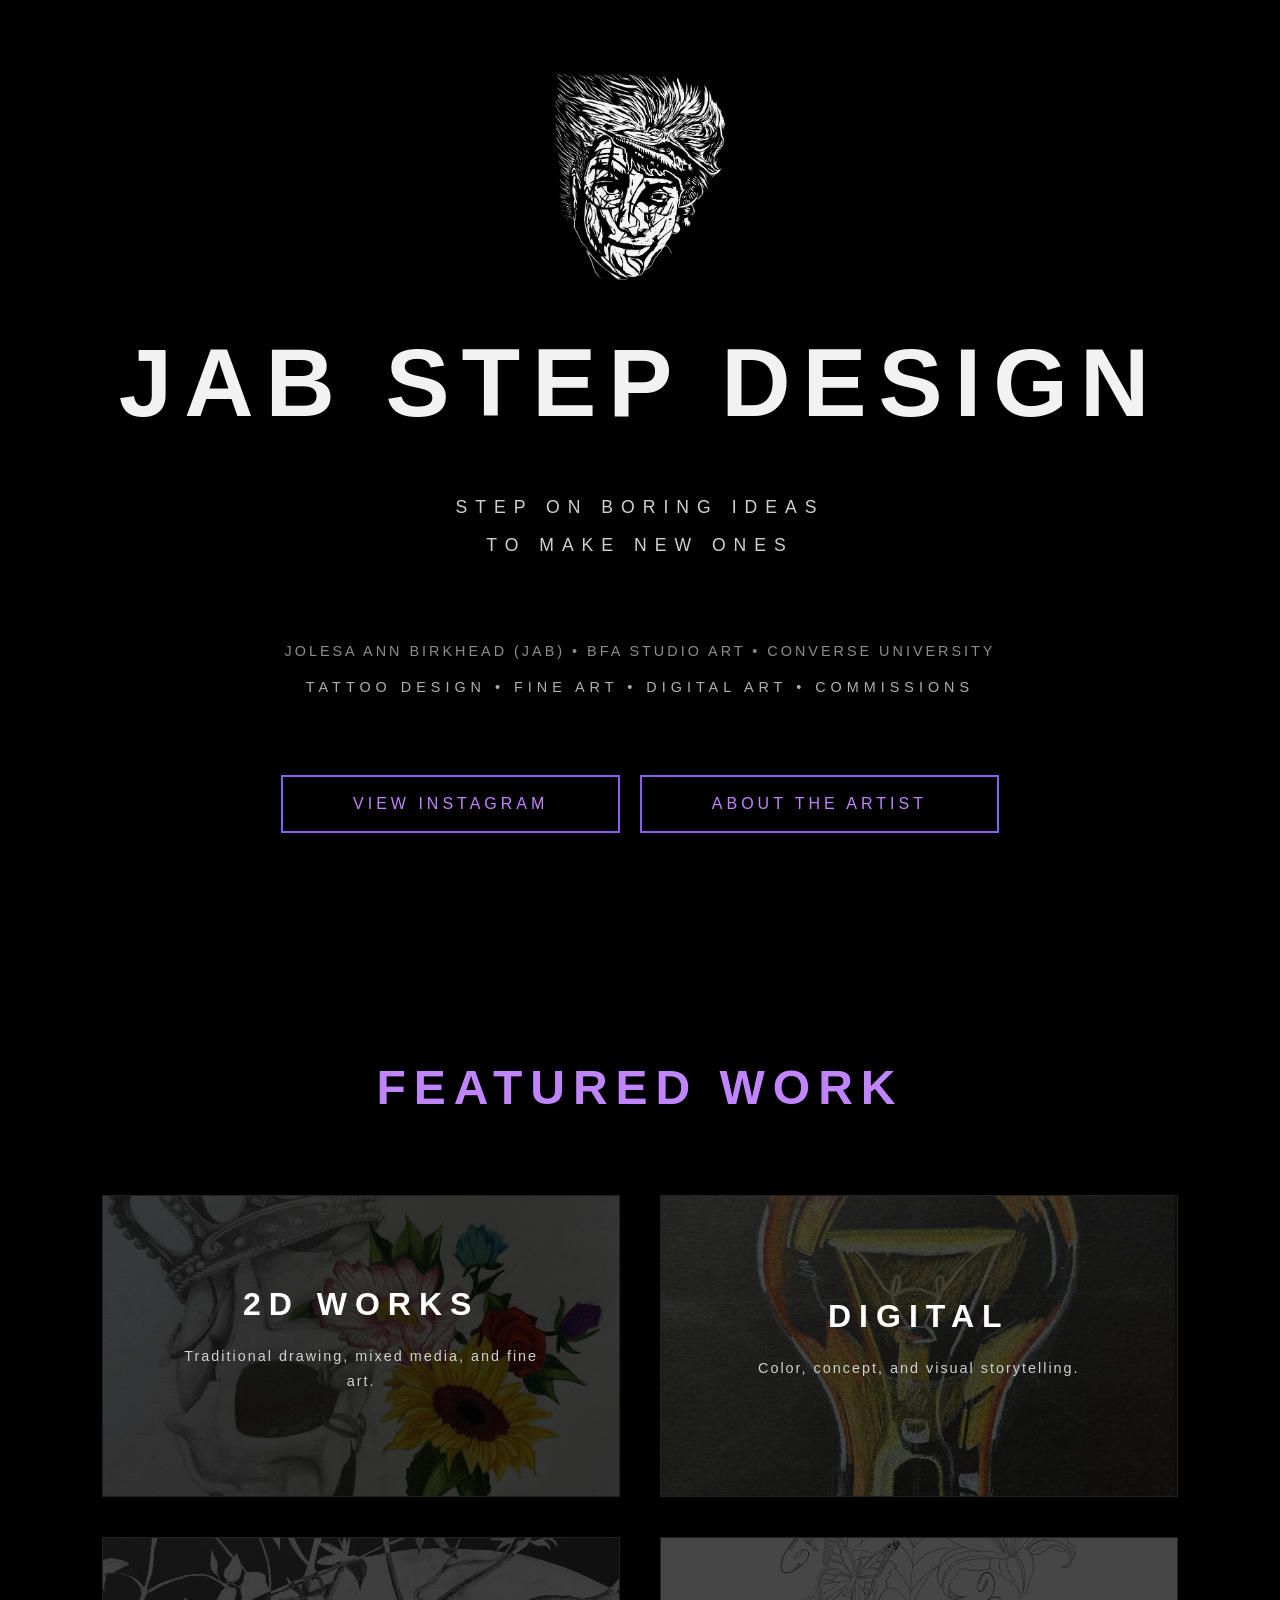
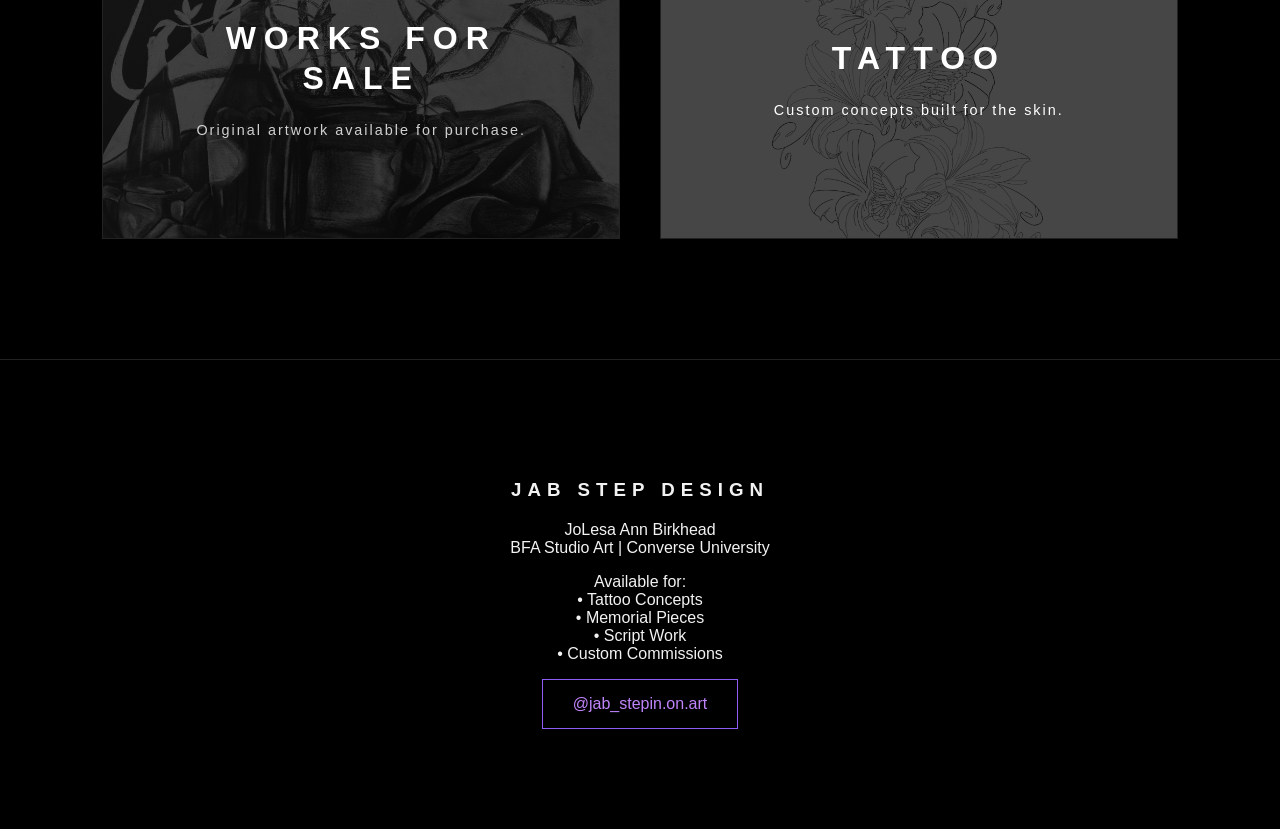
<file: index.html>
<!DOCTYPE html>
<html lang="en">

<head>
    <meta charset="UTF-8">
    <meta name="viewport" content="width=device-width, initial-scale=1.0">
    <title>JAB STEP DESIGN</title>
    <link rel="stylesheet" href="style.css">
</head>

<body>

    <section class="hero">

        <img src="logo.png" class="logo" alt="JAB STEP Design Logo">

        <h1>JAB STEP DESIGN</h1>

        <p class="tagline">
            STEP ON BORING IDEAS<br>
            TO MAKE NEW ONES
        </p>

        <div class="about">
            JOLESA ANN BIRKHEAD (JAB) • BFA STUDIO ART • CONVERSE UNIVERSITY
        </div>

        <div class="services">
            TATTOO DESIGN • FINE ART • DIGITAL ART • COMMISSIONS
        </div>

        <div class="hero-buttons">
            <a href="https://www.instagram.com/jab_stepin.on.art/" target="_blank" class="button">
                VIEW INSTAGRAM
            </a>

            <a href="artist.html" class="button secondary-button">
                ABOUT THE ARTIST
            </a>
        </div>

    </section>

    <section class="gallery">

        <h2>FEATURED WORK</h2>

        <div class="gallery-grid">

            <a href="#" class="card image-card">
                <img src="assets/asset-1.jpg" alt="2D Works">
                <div class="overlay">
                    <h3>2D WORKS</h3>
                    <p>Traditional drawing, mixed media, and fine art.</p>
                </div>
            </a>

            <a href="#" class="card image-card">
                <img src="assets/asset-2.jpg" alt="Digital Work">
                <div class="overlay">
                    <h3>DIGITAL</h3>
                    <p>Color, concept, and visual storytelling.</p>
                </div>
            </a>

            <a href="works.html" class="card image-card">
                <img src="assets/asset-3.jpg" alt="Works For Sale">
                <div class="overlay">
                    <h3>WORKS FOR<br>SALE</h3>
                    <p>Original artwork available for purchase.</p>
                </div>
            </a>

            <a href="tattoo.html" class="card tattoo-card">
                <img src="1.jpg" alt="Tattoo Design">
                <div class="overlay">
                    <h3>TATTOO</h3>
                    <p>Custom concepts built for the skin.</p>
                </div>
            </a>

        </div>

    </section>

    <footer class="footer">

        <h3>JAB STEP DESIGN</h3>

        <p>
            JoLesa Ann Birkhead<br>
            BFA Studio Art | Converse University
        </p>

        <p>
            Available for:<br>
            • Tattoo Concepts<br>
            • Memorial Pieces<br>
            • Script Work<br>
            • Custom Commissions
        </p>

        <a href="https://www.instagram.com/jab_stepin.on.art/" target="_blank">
            @jab_stepin.on.art
        </a>

    </footer>

</body>

</html>
</file>
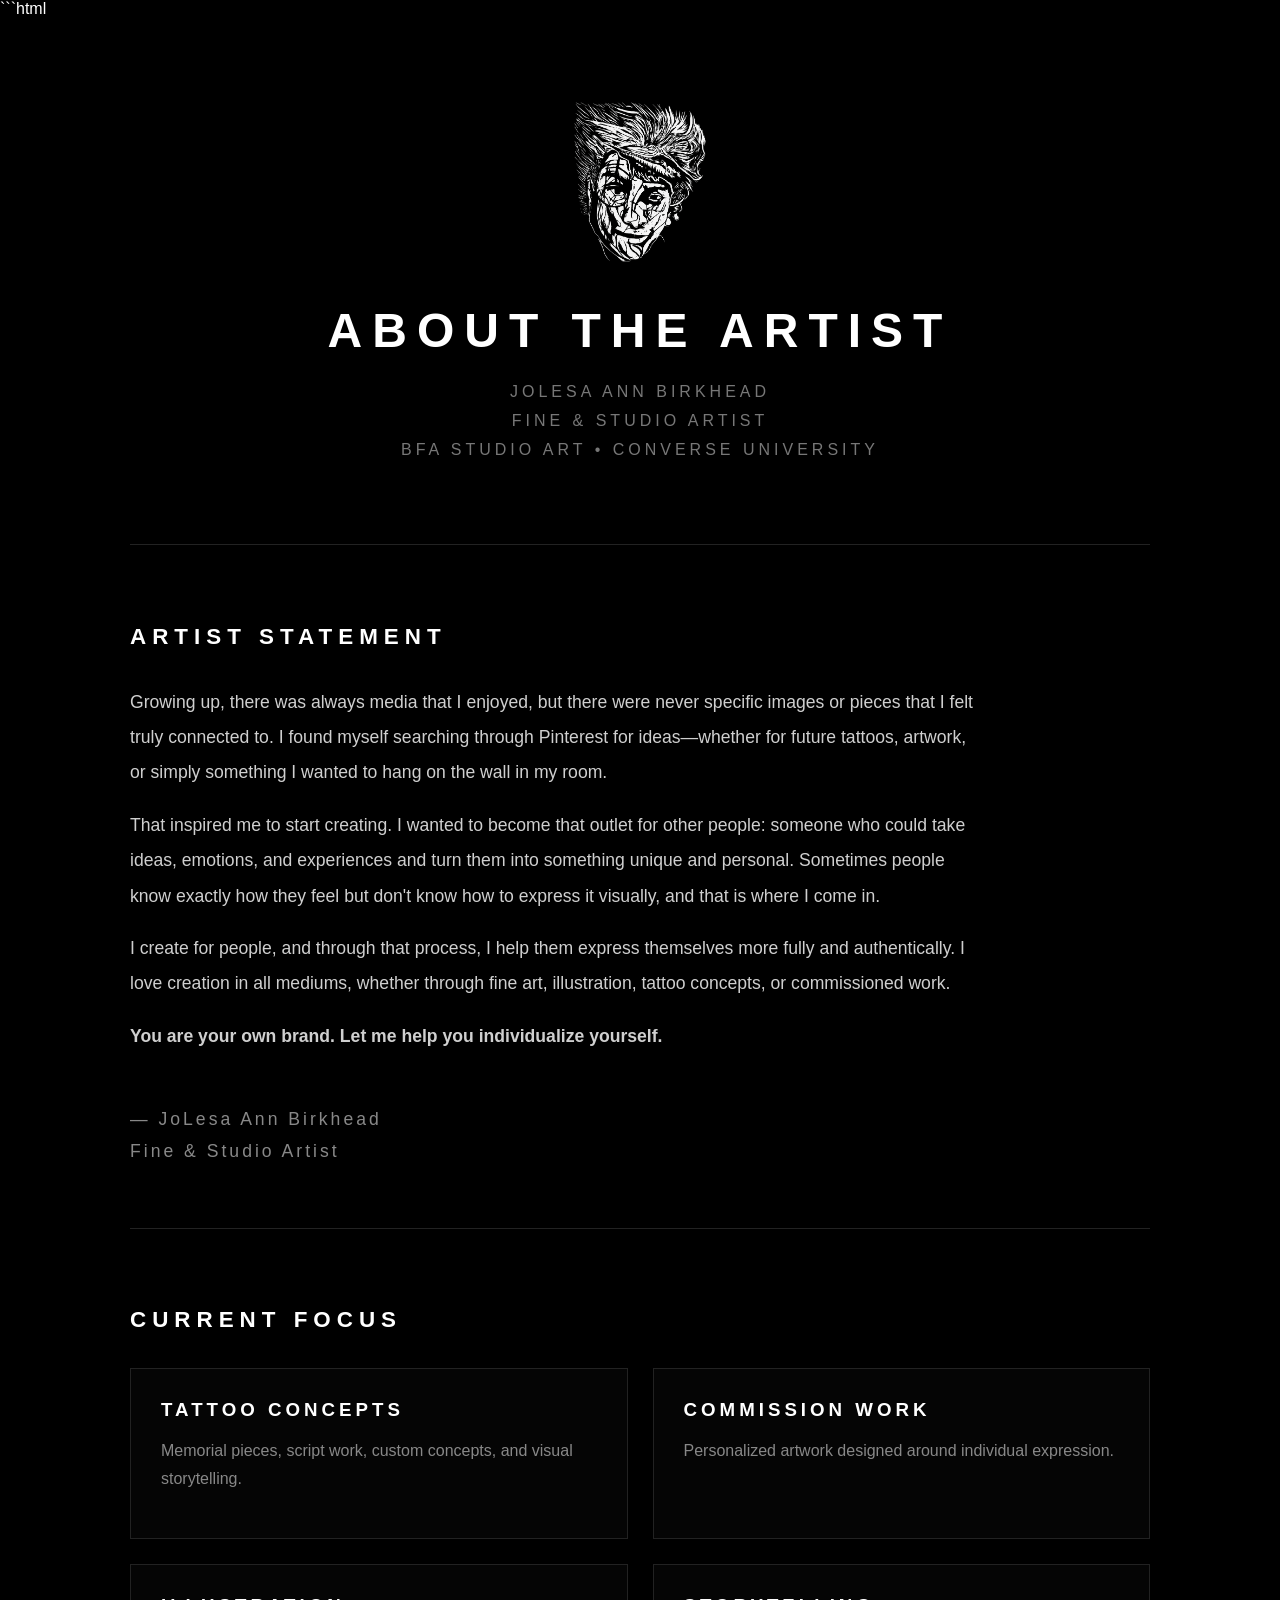
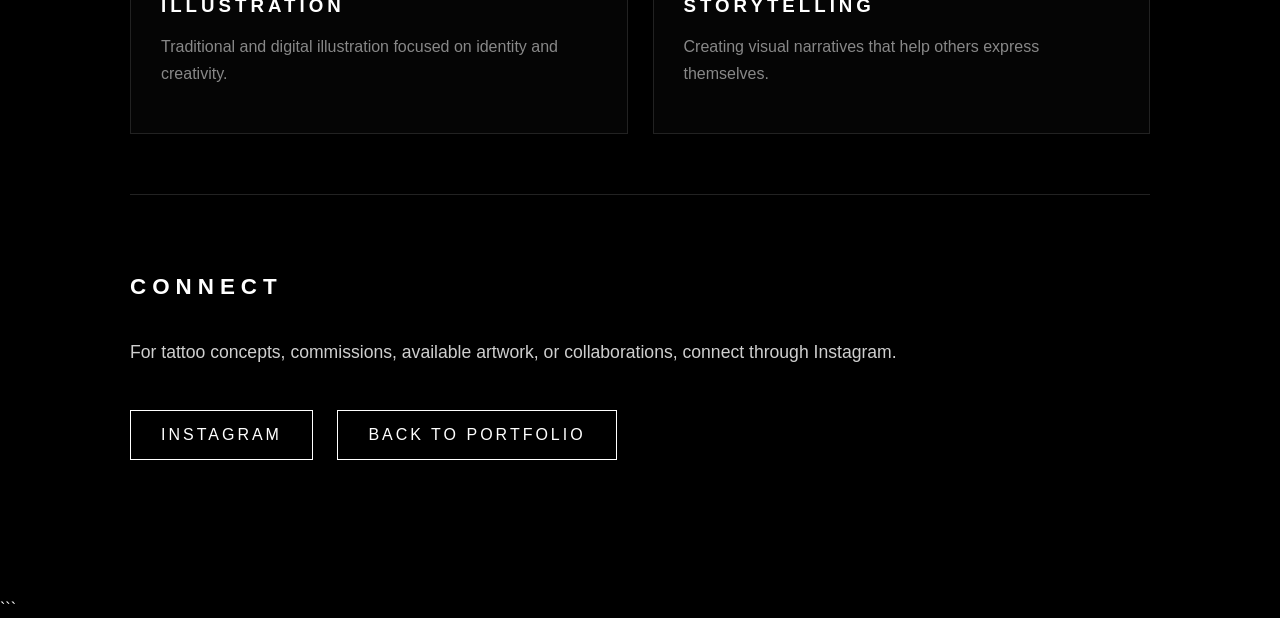
<file: artist.html>
```html
<!DOCTYPE html>
<html lang="en">
<head>
<meta charset="UTF-8">
<meta name="viewport" content="width=device-width, initial-scale=1.0">
<title>About The Artist | JAB STEP DESIGN</title>

<link rel="stylesheet" href="style.css">

<style>

*{
    box-sizing:border-box;
}

body{
    margin:0;
    background:#000;
    color:#fff;
    font-family:Arial, Helvetica, sans-serif;
}

.artist-container{
    max-width:1100px;
    margin:auto;
    padding:80px 40px;
}

.artist-header{
    text-align:center;
    margin-bottom:80px;
}

.artist-header img{
    width:170px;
    margin-bottom:35px;
}

.artist-header h1{
    font-size:3rem;
    letter-spacing:10px;
    margin:0 0 20px;
}

.artist-header p{
    color:#777;
    letter-spacing:4px;
    line-height:1.8;
}

.artist-section{
    border-top:1px solid #222;
    padding:60px 0;
}

.artist-section h2{
    font-size:1.4rem;
    letter-spacing:6px;
    margin-bottom:35px;
}

.statement{
    max-width:850px;
    color:#cfcfcf;
    font-size:1.1rem;
    line-height:2;
}

.signature{
    margin-top:50px;
    color:#888;
    letter-spacing:3px;
    line-height:1.8;
}

.focus-grid{
    display:grid;
    grid-template-columns:repeat(2,1fr);
    gap:25px;
    margin-top:20px;
}

.focus-card{
    border:1px solid #222;
    background:#050505;
    padding:30px;
}

.focus-card h3{
    margin:0 0 15px;
    letter-spacing:4px;
}

.focus-card p{
    color:#888;
    line-height:1.7;
}

.artist-links{
    margin-top:40px;
}

.artist-links a{
    display:inline-block;
    margin-right:20px;
    padding:15px 30px;
    border:1px solid white;
    color:white;
    text-decoration:none;
    letter-spacing:3px;
    transition:.3s;
}

.artist-links a:hover{
    background:white;
    color:black;
}

@media(max-width:768px){

    .artist-container{
        padding:50px 25px;
    }

    .artist-header h1{
        font-size:2rem;
        letter-spacing:6px;
    }

    .focus-grid{
        grid-template-columns:1fr;
    }
}

</style>
</head>

<body>

<div class="artist-container">

    <div class="artist-header">

        <img src="logo.png"
             alt="JAB STEP Design Logo">

        <h1>ABOUT THE ARTIST</h1>

        <p>
            JOLESA ANN BIRKHEAD<br>
            FINE & STUDIO ARTIST<br>
            BFA STUDIO ART • CONVERSE UNIVERSITY
        </p>

    </div>

    <div class="artist-section">

        <h2>ARTIST STATEMENT</h2>

        <div class="statement">

            <p>
                Growing up, there was always media that I enjoyed,
                but there were never specific images or pieces that
                I felt truly connected to. I found myself searching
                through Pinterest for ideas—whether for future tattoos,
                artwork, or simply something I wanted to hang on the
                wall in my room.
            </p>

            <p>
                That inspired me to start creating. I wanted to become
                that outlet for other people: someone who could take
                ideas, emotions, and experiences and turn them into
                something unique and personal. Sometimes people know
                exactly how they feel but don't know how to express
                it visually, and that is where I come in.
            </p>

            <p>
                I create for people, and through that process,
                I help them express themselves more fully and
                authentically. I love creation in all mediums,
                whether through fine art, illustration, tattoo
                concepts, or commissioned work.
            </p>

            <p>
                <strong>
                    You are your own brand.
                    Let me help you individualize yourself.
                </strong>
            </p>

            <div class="signature">
                — JoLesa Ann Birkhead<br>
                Fine & Studio Artist
            </div>

        </div>

    </div>

    <div class="artist-section">

        <h2>CURRENT FOCUS</h2>

        <div class="focus-grid">

            <div class="focus-card">
                <h3>TATTOO CONCEPTS</h3>
                <p>
                    Memorial pieces, script work,
                    custom concepts, and visual storytelling.
                </p>
            </div>

            <div class="focus-card">
                <h3>COMMISSION WORK</h3>
                <p>
                    Personalized artwork designed
                    around individual expression.
                </p>
            </div>

            <div class="focus-card">
                <h3>ILLUSTRATION</h3>
                <p>
                    Traditional and digital illustration
                    focused on identity and creativity.
                </p>
            </div>

            <div class="focus-card">
                <h3>STORYTELLING</h3>
                <p>
                    Creating visual narratives that
                    help others express themselves.
                </p>
            </div>

        </div>

    </div>

    <div class="artist-section">

        <h2>CONNECT</h2>

        <p class="statement">
            For tattoo concepts, commissions,
            available artwork, or collaborations,
            connect through Instagram.
        </p>

        <div class="artist-links">

            <a href="https://instagram.com/jab_stepin.on.art"
               target="_blank">
                INSTAGRAM
            </a>

            <a href="index.html">
                BACK TO PORTFOLIO
            </a>

        </div>

    </div>

</div>

</body>
</html>
```
</file>
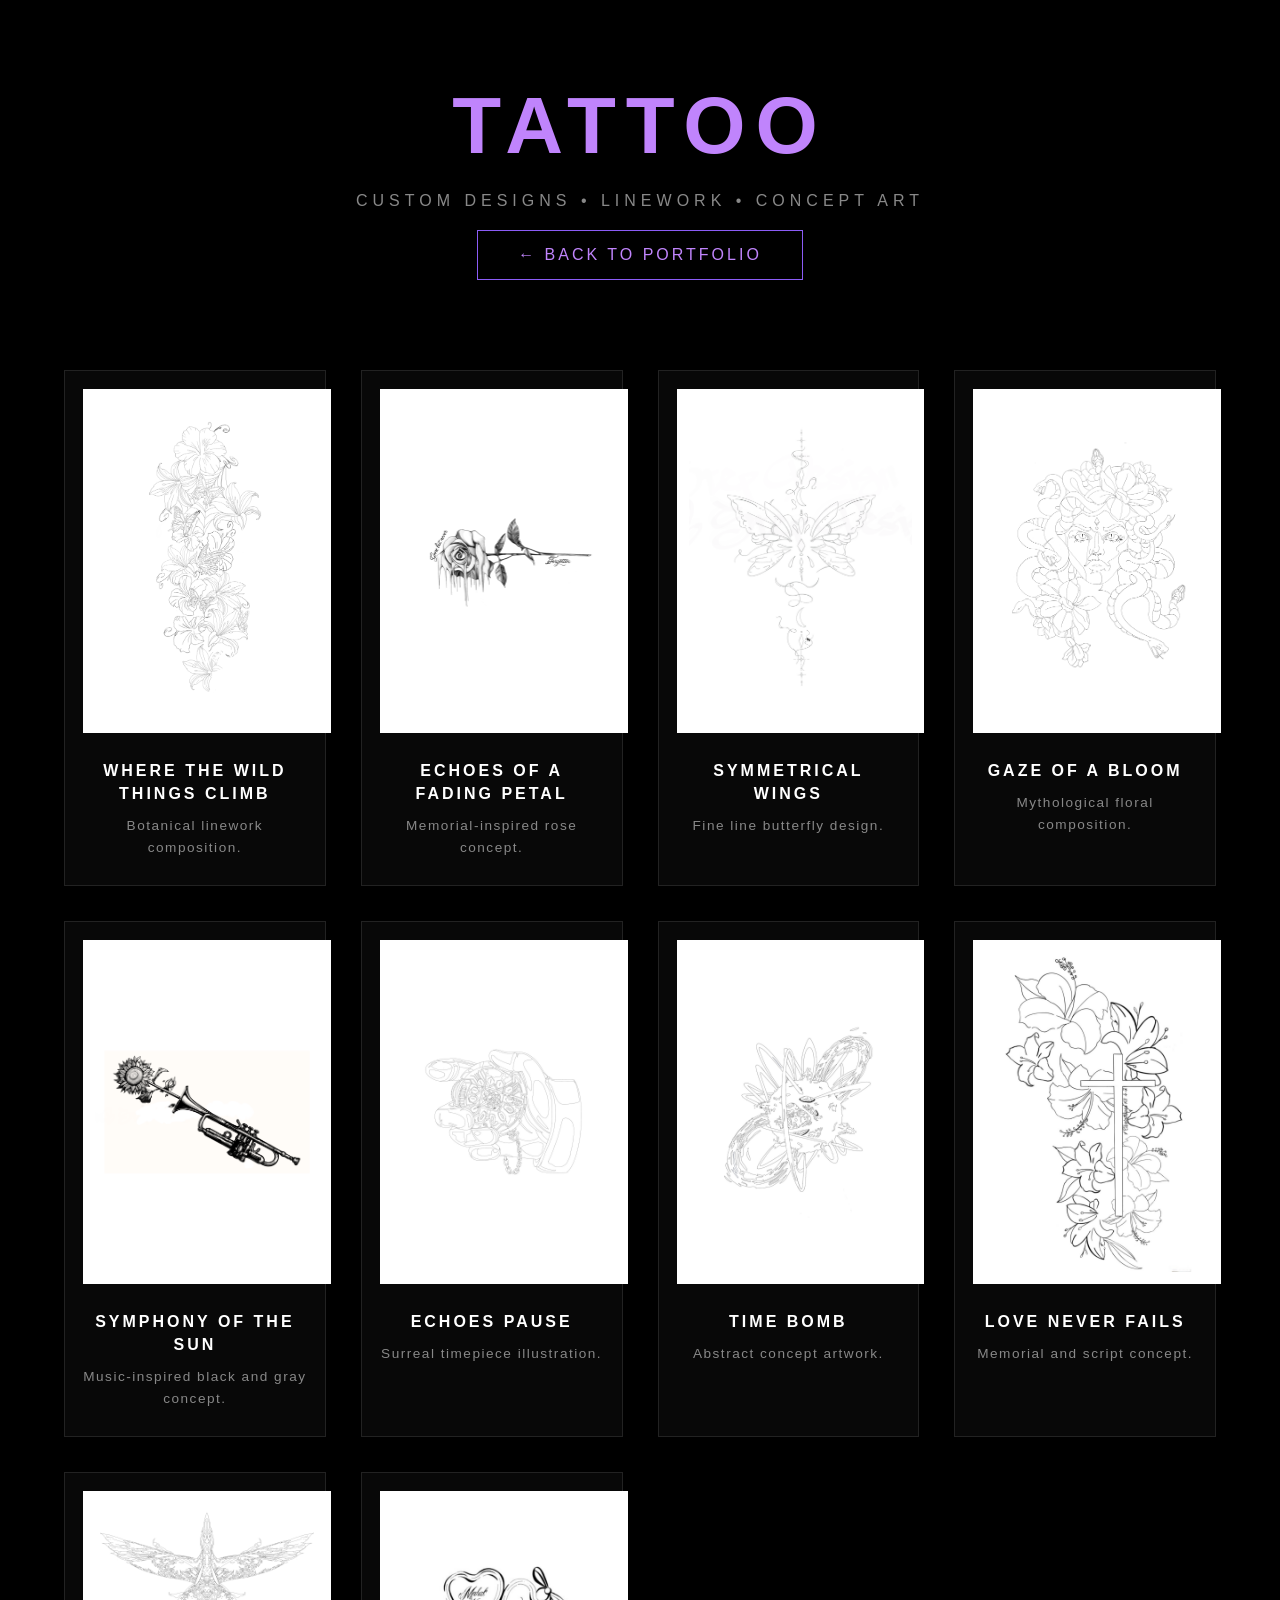
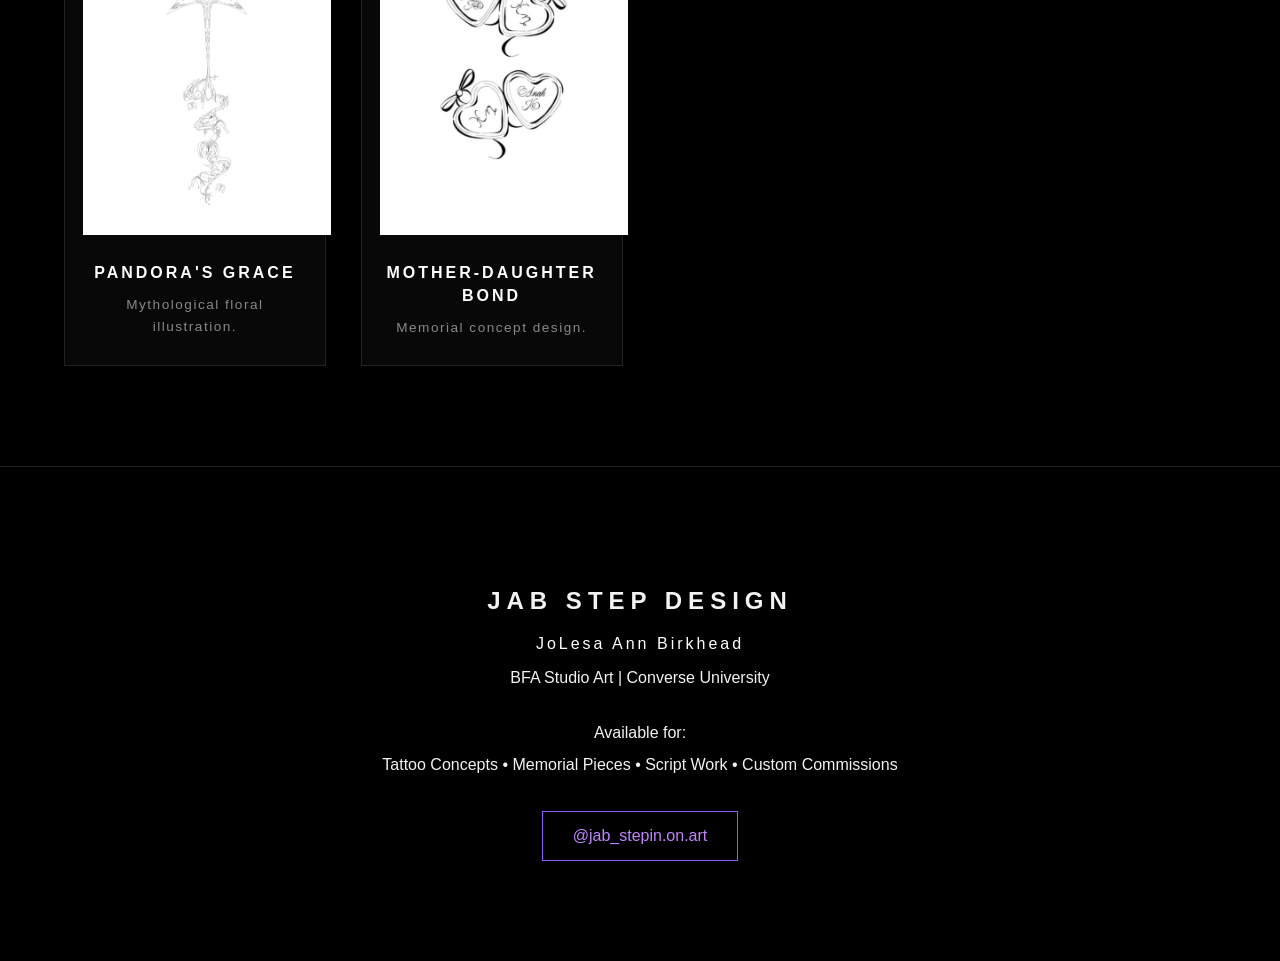
<file: tattoo.html>
<!DOCTYPE html>
<html lang="en">

<head>
    <meta charset="UTF-8">
    <meta name="viewport" content="width=device-width, initial-scale=1.0">
    <title>JAB STEP DESIGN | Tattoo Portfolio</title>
    <link rel="stylesheet" href="style.css">
</head>

<body>

    <!-- HEADER -->

    <div class="tattoo-header">

        <h1>TATTOO</h1>

        <p>
            CUSTOM DESIGNS • LINEWORK • CONCEPT ART
        </p>

        <a href="index.html" class="back-button">
            ← BACK TO PORTFOLIO
        </a>

    </div>


    <!-- GALLERY -->

    <div class="gallery">

        <div class="gallery-item">
            <img src="1.jpg"
                 onclick="openLightbox(this.src)"
                 alt="Where the Wild Things Climb">

            <h3>Where the Wild Things Climb</h3>

            <p>
                Botanical linework composition.
            </p>
        </div>


        <div class="gallery-item">
            <img src="2.jpg"
                 onclick="openLightbox(this.src)"
                 alt="Echoes of a Fading Petal">

            <h3>Echoes of a Fading Petal</h3>

            <p>
                Memorial-inspired rose concept.
            </p>
        </div>


        <div class="gallery-item">
            <img src="3.jpg"
                 onclick="openLightbox(this.src)"
                 alt="Symmetrical Wings">

            <h3>Symmetrical Wings</h3>

            <p>
                Fine line butterfly design.
            </p>
        </div>


        <div class="gallery-item">
            <img src="4.jpg"
                 onclick="openLightbox(this.src)"
                 alt="Gaze of a Bloom">

            <h3>Gaze of a Bloom</h3>

            <p>
                Mythological floral composition.
            </p>
        </div>


        <div class="gallery-item">
            <img src="5.jpg"
                 onclick="openLightbox(this.src)"
                 alt="Symphony of the Sun">

            <h3>Symphony of the Sun</h3>

            <p>
                Music-inspired black and gray concept.
            </p>
        </div>


        <div class="gallery-item">
            <img src="6.jpg"
                 onclick="openLightbox(this.src)"
                 alt="Echoes Pause">

            <h3>Echoes Pause</h3>

            <p>
                Surreal timepiece illustration.
            </p>
        </div>


        <div class="gallery-item">
            <img src="7.jpg"
                 onclick="openLightbox(this.src)"
                 alt="Time Bomb">

            <h3>Time Bomb</h3>

            <p>
                Abstract concept artwork.
            </p>
        </div>


        <div class="gallery-item">
            <img src="8.jpg"
                 onclick="openLightbox(this.src)"
                 alt="Love Never Fails">

            <h3>Love Never Fails</h3>

            <p>
                Memorial and script concept.
            </p>
        </div>


        <div class="gallery-item">
            <img src="9.jpg"
                 onclick="openLightbox(this.src)"
                 alt="Pandora's Grace">

            <h3>Pandora's Grace</h3>

            <p>
                Mythological floral illustration.
            </p>
        </div>


        <div class="gallery-item">
            <img src="10.jpg"
                 onclick="openLightbox(this.src)"
                 alt="Mother-Daughter Bond">

            <h3>Mother-Daughter Bond</h3>

            <p>
                Memorial concept design.
            </p>
        </div>

    </div>


    <!-- FOOTER -->

    <footer>

        <h2>JAB STEP DESIGN</h2>

        <p class="footer-name">
            JoLesa Ann Birkhead
        </p>

        <p>
            BFA Studio Art | Converse University
        </p>

        <p class="available">
            Available for:
            <br>
            Tattoo Concepts • Memorial Pieces • Script Work • Custom Commissions
        </p>

        <a href="https://www.instagram.com/jab_stepin.on.art/"
           target="_blank">
            @jab_stepin.on.art
        </a>

    </footer>


    <!-- LIGHTBOX -->

    <div id="lightbox" class="lightbox">

        <span class="close"
              onclick="closeLightbox()">
            ×
        </span>

        <img id="lightbox-img">

    </div>


    <!-- JAVASCRIPT -->

    <script>

        function openLightbox(src)
        {
            document.getElementById("lightbox").style.display = "flex";
            document.getElementById("lightbox-img").src = src;
        }

        function closeLightbox()
        {
            document.getElementById("lightbox").style.display = "none";
        }

    </script>

</body>

</html>
</file>
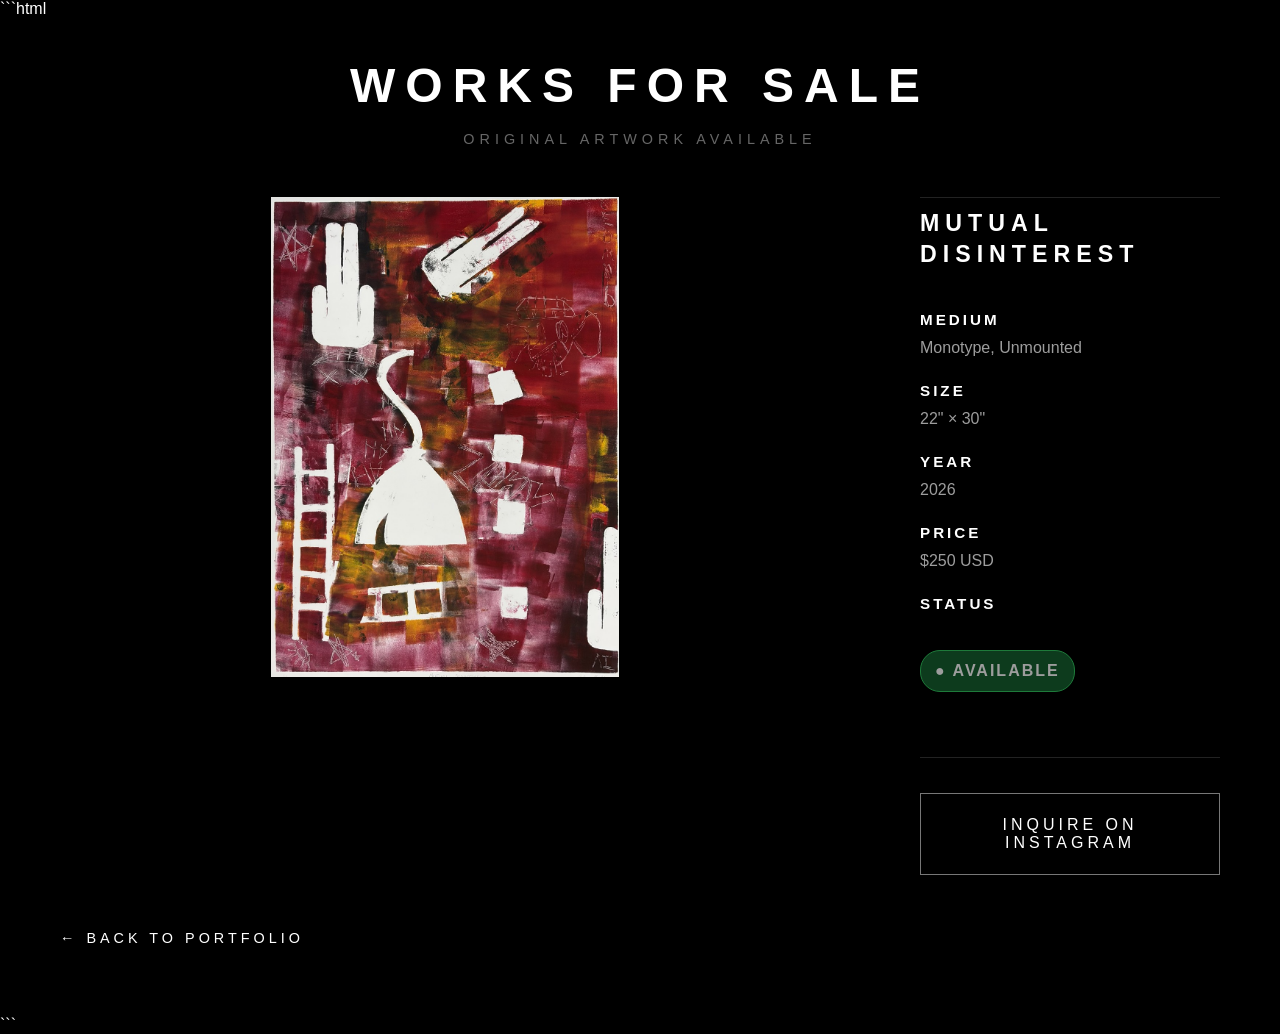
<file: works.html>
```html
<!DOCTYPE html>
<html lang="en">
<head>
<meta charset="UTF-8">
<meta name="viewport" content="width=device-width, initial-scale=1.0">
<title>Works For Sale | JAB STEP DESIGN</title>

<link rel="stylesheet" href="style.css">

<style>

*{
    box-sizing:border-box;
}

body{
    margin:0;
    background:#000;
    color:#fff;
    font-family:Arial, Helvetica, sans-serif;
}

.sale-container{
    max-width:1400px;
    margin:auto;
    padding:40px 60px 70px;
}

.sale-header{
    text-align:center;
    margin-bottom:50px;
}

.sale-header h1{
    margin:0;
    font-size:3rem;
    letter-spacing:10px;
    font-weight:700;
}

.sale-header p{
    margin-top:18px;
    color:#666;
    letter-spacing:5px;
    font-size:.9rem;
}

.sale-piece{
    display:grid;
    grid-template-columns:1fr 300px;
    gap:90px;
    align-items:start;
}

.sale-image{
    display:flex;
    justify-content:center;
    align-items:flex-start;
}

.sale-image img{
    max-height:480px;
    width:auto;
    max-width:100%;
    object-fit:contain;
    display:block;
}

.sale-info{
    border-top:1px solid #222;
    padding-top:10px;
}

.sale-info h2{
    margin:0 0 40px;
    font-size:1.45rem;
    letter-spacing:6px;
    line-height:1.35;
    font-weight:700;
}

.spec{
    margin-bottom:22px;
}

.spec strong{
    display:block;
    margin-bottom:8px;
    font-size:.95rem;
    letter-spacing:3px;
}

.spec span{
    color:#9d9d9d;
    font-size:1rem;
    line-height:1.5;
}

/* STATUS BADGES */

.status{
    display:inline-block;
    padding:8px 14px;
    border-radius:20px;
    font-size:.85rem;
    font-weight:700;
    letter-spacing:2px;
}

.available{
    background:#0d3b1d;
    color:#5cff95;
    border:1px solid #1e7a3a;
}

.sold{
    background:#3b0d0d;
    color:#ff7a7a;
    border:1px solid #8a2b2b;
}

.commissioned{
    background:#3b320d;
    color:#ffd95c;
    border:1px solid #8a722b;
}

.prints{
    background:#0d223b;
    color:#73b6ff;
    border:1px solid #2b5d8a;
}

.sale-divider{
    border:none;
    border-top:1px solid #222;
    margin:35px 0;
}

.inquire-btn{
    display:block;
    width:100%;
    padding:22px;
    text-align:center;
    text-decoration:none;
    color:#fff;
    border:1px solid #777;
    letter-spacing:4px;
    transition:.3s;
}

.inquire-btn:hover{
    background:#fff;
    color:#000;
}

.back-btn{
    display:inline-block;
    margin-top:55px;
    color:#fff;
    text-decoration:none;
    letter-spacing:4px;
    font-size:.9rem;
}

.back-btn:hover{
    opacity:.7;
}

@media(max-width:1000px){

    .sale-piece{
        grid-template-columns:1fr;
        gap:40px;
    }

    .sale-info{
        max-width:400px;
    }

    .sale-image img{
        max-height:none;
        width:100%;
    }

    .sale-header h1{
        font-size:2.2rem;
        letter-spacing:7px;
    }
}

</style>
</head>

<body>

<div class="sale-container">

    <div class="sale-header">
        <h1>WORKS FOR SALE</h1>
        <p>ORIGINAL ARTWORK AVAILABLE</p>
    </div>

    <div class="sale-piece">

        <div class="sale-image">
            <img src="sale-1.jpg" alt="Mutual Disinterest">
        </div>

        <div class="sale-info">

            <h2>
                MUTUAL<br>
                DISINTEREST
            </h2>

            <div class="spec">
                <strong>MEDIUM</strong>
                <span>Monotype, Unmounted</span>
            </div>

            <div class="spec">
                <strong>SIZE</strong>
                <span>22" × 30"</span>
            </div>

            <div class="spec">
                <strong>YEAR</strong>
                <span>2026</span>
            </div>

            <div class="spec">
                <strong>PRICE</strong>
                <span>$250 USD</span>
            </div>

            <div class="spec">
                <strong>STATUS</strong>

                <span class="status available">
                    ● AVAILABLE
                </span>
            </div>

            <hr class="sale-divider">

            <a href="https://instagram.com/jab_stepin.on.art"
               target="_blank"
               class="inquire-btn">
                INQUIRE ON INSTAGRAM
            </a>

        </div>

    </div>

    <a href="index.html" class="back-btn">
        ← BACK TO PORTFOLIO
    </a>

</div>

</body>
</html>
```
</file>
<file: style.css>
:root{
    --purple:#8b5cf6;
    --soft-purple:#c084fc;
    --deep-purple:#2a123f;
    --glow:rgba(139,92,246,.25);
}

body{
    background:#000;
    color:#f2f2f2;
    margin:0;
    font-family:Arial,sans-serif;
}

.hero{
    min-height:100vh;
    display:flex;
    flex-direction:column;
    justify-content:center;
    align-items:center;
    text-align:center;
}

.logo{
    width:220px;
    margin-bottom:40px;
}

h1{
    margin:0;
    font-size:6rem;
    letter-spacing:12px;
    font-weight:700;
}

.tagline{
    margin-top:50px;
    font-size:1.1rem;
    letter-spacing:8px;
    line-height:2.2;
    color:#d0d0d0;
}

.about{
    margin-top:60px;
    color:#8d8d8d;
    letter-spacing:3px;
    font-size:.9rem;
}

.services{
    margin-top:20px;
    color:#b0b0b0;
    letter-spacing:5px;
    font-size:.9rem;
}

.hero-buttons{
    margin-top:30px;
}

.button{
    display:inline-block;
    margin-top:50px;
    padding:18px 70px;
    border:2px solid var(--purple);
    color:var(--soft-purple);
    text-decoration:none;
    letter-spacing:4px;
    transition:.3s;
}

.button:hover{
    background:var(--purple);
    color:white;
    box-shadow:0 0 20px var(--glow);
}

.secondary-button{
    margin-left:15px;
}

/* ---------- HOMEPAGE FEATURED WORK ---------- */

.gallery{
    padding:120px 8%;
}

.gallery h2{
    text-align:center;
    font-size:3rem;
    letter-spacing:8px;
    margin-bottom:80px;
    color:var(--soft-purple);
}

.gallery-grid{
    display:grid;
    grid-template-columns:repeat(2,1fr);
    gap:40px;
}

.card{
    height:300px;
    border:1px solid #222;
    background:#050505;
    display:flex;
    flex-direction:column;
    justify-content:center;
    align-items:center;
    transition:.3s;
}

.card:hover{
    border-color:var(--purple);
    box-shadow:0 0 20px var(--glow);
    transform:translateY(-5px);
}

.card h3{
    margin:0;
    letter-spacing:8px;
    font-size:2rem;
    text-align:center;
}

.card p{
    margin-top:20px;
    color:#888;
    font-size:.9rem;
    letter-spacing:2px;
    text-align:center;
    max-width:70%;
    line-height:1.7;
}

/* ---------- FEATURED WORK IMAGE CARDS ---------- */

.image-card,
.tattoo-card{
    position:relative;
    overflow:hidden;
    text-decoration:none;
    color:white;
}

.image-card img,
.tattoo-card img{
    position:absolute;
    inset:0;
    width:100%;
    height:100%;
    object-fit:cover;
    opacity:.32;
    transition:.4s;
}

.image-card:hover img,
.tattoo-card:hover img{
    opacity:.62;
    transform:scale(1.05);
}

.image-card .overlay,
.tattoo-card .overlay{
    position:absolute;
    inset:0;
    display:flex;
    flex-direction:column;
    justify-content:center;
    align-items:center;
    text-align:center;
    z-index:2;
    background:rgba(0,0,0,.18);
}

.image-card h3,
.tattoo-card h3{
    color:white;
    margin:0;
    letter-spacing:8px;
    font-size:2rem;
    line-height:1.25;
}

.image-card p,
.tattoo-card p{
    margin-top:20px;
    color:#d0d0d0;
    font-size:.9rem;
    letter-spacing:2px;
    max-width:70%;
    line-height:1.7;
}

/* ---------- WORKS FOR SALE HOMEPAGE CARD ---------- */

.works-card{
    height:300px;
    border:1px solid #222;
    background:#050505;
    display:flex;
    justify-content:center;
    align-items:center;
    text-align:center;
    text-decoration:none;
    color:white;
    transition:.3s;
}

.works-card:hover{
    border-color:var(--purple);
    box-shadow:0 0 20px var(--glow);
    transform:translateY(-5px);
}

.works-card,
.works-card:link,
.works-card:visited,
.works-card:hover,
.works-card:active{
    color:white;
    text-decoration:none;
}

.works-inner{
    width:100%;
    text-align:center;
}

.works-card h3{
    margin:0 0 25px 0;
    color:white;
    font-size:2.5rem;
    letter-spacing:8px;
    line-height:1.15;
    text-align:center;
}

.works-card p{
    margin:0 auto;
    color:#888;
    font-size:.9rem;
    letter-spacing:2px;
    line-height:1.7;
    text-align:center;
    max-width:75%;
}

/* ---------- TATTOO HOMEPAGE CARD ---------- */

.tattoo-card h3,
.tattoo-card p{
    color:white;
}

.overlay{
    position:absolute;
    inset:0;
    display:flex;
    flex-direction:column;
    justify-content:center;
    align-items:center;
    text-align:center;
}

/* ---------- TATTOO PAGE ---------- */

.tattoo-header{
    text-align:center;
    padding:80px 20px 40px;
}

.tattoo-header h1{
    font-size:80px;
    letter-spacing:10px;
    color:var(--soft-purple);
}

.tattoo-header p{
    letter-spacing:5px;
    color:#888;
    margin:20px 0;
}

.back-button{
    display:inline-block;
    padding:15px 40px;
    border:1px solid var(--purple);
    color:var(--soft-purple);
    text-decoration:none;
    letter-spacing:3px;
    transition:.3s;
}

.back-button:hover{
    background:var(--purple);
    color:white;
    box-shadow:0 0 20px var(--glow);
}

.tattoo-header + .gallery{
    width:90%;
    max-width:1400px;
    margin:auto;
    padding:50px 0 100px;
    display:grid;
    grid-template-columns:repeat(auto-fit,minmax(260px,1fr));
    gap:35px;
}

.gallery-item{
    background:#080808;
    border:1px solid #222;
    padding:18px;
    text-align:center;
    transition:.3s;
}

.gallery-item:hover{
    transform:translateY(-6px);
    border-color:#555;
}

.gallery-item img{
    width:100%;
    height:320px;
    object-fit:contain;
    background:#fff;
    padding:12px;
    cursor:pointer;
    transition:.3s;
}

.gallery-item img:hover{
    transform:scale(1.02);
}

.gallery-item h3{
    margin:22px 0 10px;
    letter-spacing:3px;
    color:white;
    font-size:1rem;
    line-height:1.45;
    text-transform:uppercase;
}

.gallery-item p{
    color:#888;
    font-size:.85rem;
    letter-spacing:1.5px;
    line-height:1.6;
    margin:0 0 8px;
}

/* ---------- LIGHTBOX ---------- */

.lightbox{
    display:none;
    position:fixed;
    z-index:9999;
    left:0;
    top:0;
    width:100%;
    height:100%;
    background:rgba(0,0,0,.95);
    justify-content:center;
    align-items:center;
}

.lightbox img{
    max-width:90%;
    max-height:90%;
    background:white;
    padding:10px;
}

.close{
    position:absolute;
    top:20px;
    right:40px;
    font-size:60px;
    color:white;
    cursor:pointer;
}

/* ---------- FOOTER ---------- */

footer{
    text-align:center;
    padding:100px 20px;
    border-top:1px solid #222;
}

footer h2,
footer h3{
    letter-spacing:6px;
    margin-bottom:20px;
}

.footer-name{
    color:white;
    letter-spacing:3px;
}

.available{
    margin:30px 0;
    line-height:2;
}

footer a{
    color:var(--soft-purple);
    text-decoration:none;
    border:1px solid var(--purple);
    padding:15px 30px;
    display:inline-block;
    transition:.3s;
}

footer a:hover{
    background:var(--purple);
    color:white;
    box-shadow:0 0 20px var(--glow);
}

/* ---------- MOBILE ---------- */

@media(max-width:768px){

    h1{
        font-size:3rem;
        letter-spacing:6px;
    }

    .tagline{
        font-size:.9rem;
        letter-spacing:4px;
    }

    .about,
    .services{
        padding:0 20px;
        line-height:1.8;
    }

    .secondary-button{
        display:block;
        margin-top:15px;
        margin-left:0;
    }

    .gallery-grid{
        grid-template-columns:1fr;
    }

    .gallery h2{
        font-size:2.2rem;
    }

    .image-card h3,
    .tattoo-card h3,
    .works-card h3{
        font-size:2.2rem;
    }

    .tattoo-header h1{
        font-size:3rem;
        letter-spacing:6px;
    }

    .tattoo-header + .gallery{
        grid-template-columns:1fr;
    }

    .gallery-item img{
        height:300px;
    }
}
</file>
